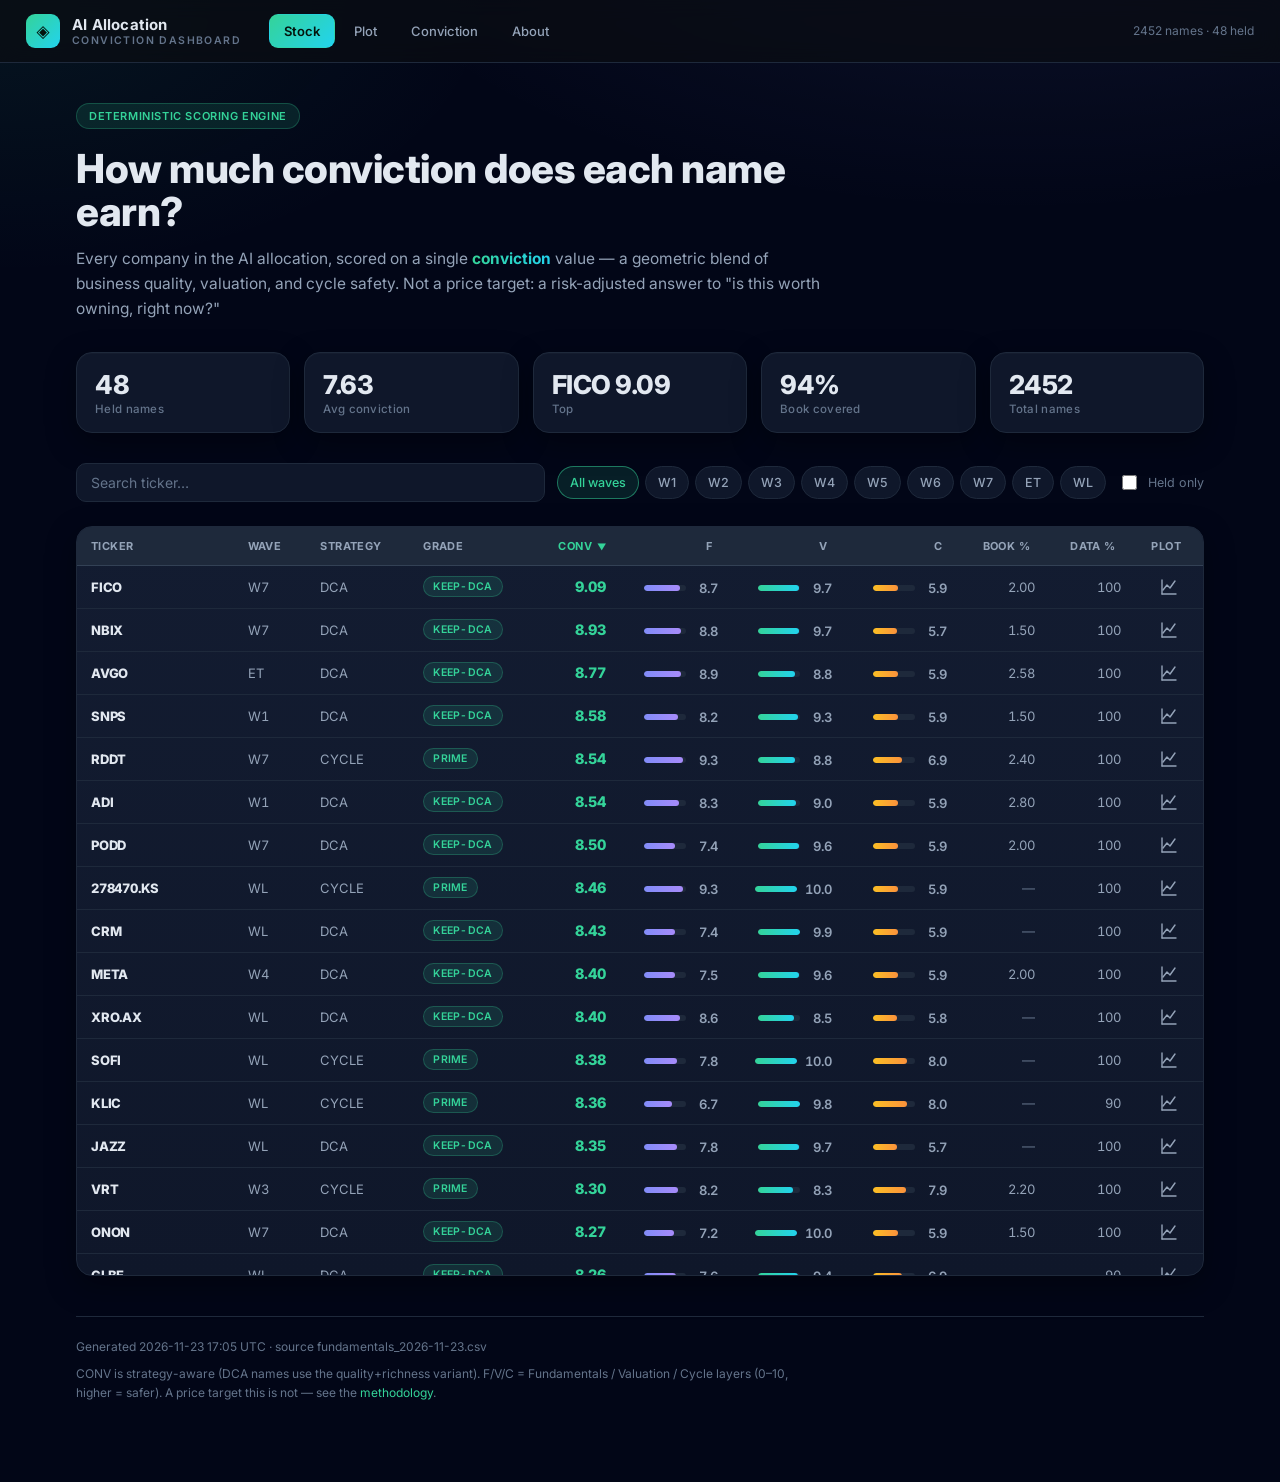
<file: docs/index.html>
<!DOCTYPE html>
<html lang="en">
<head>
  <meta charset="UTF-8" />
  <meta name="viewport" content="width=device-width, initial-scale=1.0" />
  <title>AI Allocation — Conviction Scores</title>
  <link rel="preconnect" href="https://fonts.googleapis.com" />
  <link rel="preconnect" href="https://fonts.gstatic.com" crossorigin />
  <link href="https://fonts.googleapis.com/css2?family=Inter:wght@400;500;600;700;800&display=swap" rel="stylesheet" />
  <link rel="stylesheet" href="style.css?v=14" />
</head>
<body>
  <!-- ===== Top nav ===== -->
  <header class="nav">
    <div class="nav-brand">
      <span class="nav-logo">◈</span>
      <div>
        <div class="nav-title">AI Allocation</div>
        <div class="nav-sub">CONVICTION DASHBOARD</div>
      </div>
    </div>
    <nav class="nav-tabs" id="navTabs">
      <button class="tab tab-active" data-view="stock">Stock</button>
      <button class="tab" data-view="plot">Plot</button>
      <button class="tab" data-view="convplot">Conviction</button>
      <button class="tab" data-view="about">About</button>
    </nav>
    <div class="nav-meta" id="navMeta"></div>
  </header>

  <main class="wrap">
   <!-- ===== Stock view (sortable/filterable data table) ===== -->
   <div id="dashboardView">
    <!-- ===== Hero ===== -->
    <section class="hero">
      <span class="pill">DETERMINISTIC SCORING ENGINE</span>
      <h1>How much conviction does each name earn?</h1>
      <p class="hero-lede">
        Every company in the AI allocation, scored on a single
        <strong>conviction</strong> value — a geometric blend of business quality,
        valuation, and cycle safety. Not a price target: a risk-adjusted answer to
        "is this worth owning, right now?"
      </p>
    </section>

    <!-- ===== Summary stats ===== -->
    <section class="stats" id="statBar"></section>

    <!-- ===== Controls ===== -->
    <section class="controls">
      <input type="search" id="search" class="search" placeholder="Search ticker…" autocomplete="off" />
      <div class="filters" id="waveFilters"></div>
      <div class="sortgroup">
        <label for="heldOnly" class="check">
          <input type="checkbox" id="heldOnly" /> Held only
        </label>
      </div>
    </section>

    <!-- ===== Data table ===== -->
    <section class="tablewrap">
      <table class="dt" id="table">
        <thead id="thead"></thead>
        <tbody id="tbody"></tbody>
      </table>
      <p class="empty" id="empty" hidden>No names match your filters.</p>
    </section>

    <footer class="foot">
      <span id="footMeta"></span>
      <span class="foot-note">
        CONV is strategy-aware (DCA names use the quality+richness variant).
        F/V/C = Fundamentals / Valuation / Cycle layers (0–10, higher = safer).
        A price target this is not — see the <a href="#" id="footAbout">methodology</a>.
      </span>
    </footer>
   </div><!-- /#dashboardView -->

    <!-- ===== Plot view (interactive multi-ticker price chart) ===== -->
    <div id="plotView" hidden>
      <section class="hero">
        <span class="pill">PRICE HISTORY</span>
        <h1>Overlay any names, over any window</h1>
        <p class="hero-lede">
          Pick one or more tickers on the left to overlay their price paths.
          Lines are <strong>rebased to % change</strong> from the start of the
          chosen window, so names at very different price levels compare
          directly — or switch the y-axis to <strong>Value</strong> for absolute
          prices. Click a <strong>chart icon</strong> in the Stock table to
          jump here with that name selected. Select a
          <strong>single ticker</strong> to shade its
          <strong>buy zone</strong> — the accumulation band to buy into.
        </p>
      </section>

      <div class="plot-layout">
        <!-- Side panel: ticker checkboxes -->
        <aside class="plot-side">
          <input type="search" id="plotSearch" class="search plot-search"
                 placeholder="Filter tickers…" autocomplete="off" />
          <div class="plot-side-meta">
            <span id="plotCount">0 selected</span>
            <button type="button" id="plotClear" class="plot-clear">Clear</button>
          </div>
          <div class="plot-list" id="plotList"></div>
        </aside>

        <!-- Main panel: range buttons + SVG chart + legend -->
        <div class="plot-main">
          <div class="plot-controls">
            <div class="plot-ranges">
              <button type="button" class="plot-range-btn" data-range="1w">1W</button>
              <button type="button" class="plot-range-btn" data-range="1m">1M</button>
              <button type="button" class="plot-range-btn" data-range="6m">6M</button>
              <button type="button" class="plot-range-btn" data-range="1y">1Y</button>
              <button type="button" class="plot-range-btn" data-range="2y">2Y</button>
              <button type="button" class="plot-range-btn" data-range="5y">5Y</button>
              <button type="button" class="plot-range-btn" data-range="all">All</button>
            </div>
            <!-- Y-axis mode: rebased % change vs absolute price/value. -->
            <div class="plot-modes">
              <button type="button" class="plot-mode-btn" data-mode="pct">%</button>
              <button type="button" class="plot-mode-btn" data-mode="value">Value</button>
            </div>
          </div>
          <div class="plot-body">
            <div class="plot-chart">
              <svg id="plotSvg" preserveAspectRatio="xMidYMid meet"></svg>
            </div>
            <div class="plot-legend" id="plotLegend"></div>
          </div>
        </div>
      </div>

      <footer class="foot">
        <span id="plotFootMeta"></span>
        <span class="foot-note">
          Price history is a periodic snapshot (weekly closes, ~5 years),
          refreshed by <code>python3 scoring/export_plot_history.py</code>.
          Rebased to % change from each window's start. Buy zones from
          <code>scoring/export_buy_zones.py</code>.
        </span>
      </footer>
    </div><!-- /#plotView -->

    <!-- ===== Conviction view (interactive multi-ticker score chart) ===== -->
    <div id="convPlotView" hidden>
      <section class="hero">
        <span class="pill">CONVICTION HISTORY</span>
        <h1>How conviction changed over time</h1>
        <p class="hero-lede">
          Pick any held or watchlist ticker to plot its historical
          <strong>conviction score</strong> across the dated fundamentals
          snapshots. The chart uses the same scoring engine as the Stock table,
          so every point is the strategy-aware CONV value that existed for that
          snapshot.
        </p>
      </section>

      <div class="plot-layout">
        <!-- Side panel: ticker checkboxes -->
        <aside class="plot-side">
          <input type="search" id="convPlotSearch" class="search plot-search"
                 placeholder="Filter tickers…" autocomplete="off" />
          <div class="plot-side-meta">
            <span id="convPlotCount">0 selected</span>
            <button type="button" id="convPlotClear" class="plot-clear">Clear</button>
          </div>
          <div class="plot-list" id="convPlotList"></div>
        </aside>

        <!-- Main panel: range buttons + SVG chart + legend -->
        <div class="plot-main">
          <div class="plot-controls">
            <div class="plot-ranges">
              <button type="button" class="convplot-range-btn" data-range="1m">1M</button>
              <button type="button" class="convplot-range-btn" data-range="6m">6M</button>
              <button type="button" class="convplot-range-btn" data-range="1y">1Y</button>
              <button type="button" class="convplot-range-btn" data-range="2y">2Y</button>
              <button type="button" class="convplot-range-btn" data-range="5y">5Y</button>
              <button type="button" class="convplot-range-btn" data-range="all">All</button>
            </div>
          </div>
          <div class="plot-body">
            <div class="plot-chart">
              <svg id="convPlotSvg" preserveAspectRatio="xMidYMid meet"></svg>
            </div>
            <div class="plot-legend" id="convPlotLegend"></div>
          </div>
        </div>
      </div>

      <footer class="foot">
        <span id="convPlotFootMeta"></span>
        <span class="foot-note">
          Conviction history is generated from the committed dated fundamentals
          snapshots by <code>python3 scoring/export_conviction_history.py</code>.
          Missing historical rows are skipped.
        </span>
      </footer>
    </div><!-- /#convPlotView -->

    <!-- ===== About view (methodology + glossary) ===== -->
    <div id="aboutView" hidden>
      <section class="hero">
        <span class="pill">METHODOLOGY</span>
        <h1>How the conviction score is built</h1>
        <p class="hero-lede">
          <strong>Conviction</strong> is a single 0–10 number answering one
          question: <em>is this worth owning, right now, on a risk-adjusted
          basis?</em> It is deterministic — the same dated fundamentals snapshot
          always yields the same score — and it reads <em>all five</em> signals,
          not just a headline growth rate.
        </p>
      </section>

      <!-- The formula, in two flavours -->
      <section class="about">
        <h2 class="about-h">The core idea: reward × safety, geometric</h2>
        <p class="about-p">
          Every conviction score is the <strong>geometric mean</strong> of a
          <em>reward</em> term and a <em>safety</em> term:
        </p>
        <div class="formula">CONV = &radic;( REWARD &times; SAFETY )</div>
        <p class="about-p">
          The geometric form is deliberate. With a plain average, a superb
          business at a terrible entry price could hide its risk behind its
          strong side. Multiplying instead means <strong>both</strong> terms
          have to be decent — a near-zero on either axis drags the whole score
          down. That is the mathematical way of saying <em>“the weakest layer is
          the real risk.”</em>
        </p>

        <div class="about-grid">
          <div class="about-card">
            <div class="ac-tag ac-cycle">CYCLE / CATALYST names</div>
            <p class="ac-desc">
              Names you buy for a move — small, cheap, accelerating. Reward is
              driven by growth; safety leans on the 8-point entry screen.
            </p>
            <div class="formula-sm">
              REWARD = 0.50·F + 0.50·GROWTH<br />
              SAFETY = 0.35·V + 0.25·8PT + 0.20·C + 0.20·bind
            </div>
            <ul class="ac-notes">
              <li><b>bind</b> = the value of the <em>weakest</em> of F/V/C — counted a second time so the binding constraint gets extra weight.</li>
              <li><b>[PEAK?]</b> names are cut ×0.85 (a low PEG on peak-cycle earnings is fake-cheap).</li>
            </ul>
          </div>

          <div class="about-card">
            <div class="ac-tag ac-dca">DCA compounders</div>
            <p class="ac-desc">
              Names you buy on a schedule regardless of price. Growth and the
              8-point screen are dropped (they penalise the size and extension a
              proven compounder is allowed to have); price discipline enters via
              <em>richness</em> instead.
            </p>
            <div class="formula-sm">
              REWARD = 0.50·QUALITY + 0.50·F<br />
              SAFETY = 0.45·V + 0.35·(1&minus;RICHNESS) + 0.20·bind
            </div>
            <ul class="ac-notes">
              <li><b>RICHNESS</b> is the DCA price gate (0 = cheap … 1 = stretched): a rich name is <em>slowed</em>, never skipped.</li>
              <li>No <b>[PEAK?]</b> haircut — a peak-cycle flag is meaningless for a buy-forever name.</li>
            </ul>
          </div>
        </div>

        <p class="about-p about-foot-note">
          In both variants a name with <strong>thin data</strong> (coverage
          &lt; 75%) has its score scaled down by its coverage — a number earned
          on guesses is trusted less. The dashboard picks the right variant per
          name automatically from its strategy tag.
        </p>
      </section>

      <!-- The three layers -->
      <section class="about">
        <h2 class="about-h">The three layers: F / V / C</h2>
        <p class="about-p">
          Under the score sit three layers, each 0–10 where
          <strong>higher = safer</strong>. They regroup the same underlying
          fundamentals by the <em>force</em> each represents, so the layers can
          never contradict the numbers they are built from. The
          <span class="bind-eg">weakest</span> layer is the
          <strong>binding constraint</strong> — the dominant risk — and is
          counted a second time inside the safety term.
        </p>
        <div class="about-grid">
          <div class="about-card">
            <div class="ac-tag ac-f">F · Fundamentals</div>
            <p class="ac-desc">Business quality, momentum-neutral. Net margin, forward revenue &amp; EPS growth, free-cash-flow status, margin trajectory, gross-margin level and revenue-growth consistency — blended.</p>
          </div>
          <div class="about-card">
            <div class="ac-tag ac-v">V · Valuation</div>
            <p class="ac-desc">How much of the business is already in the price. PEG first (P/S-vs-growth as a fallback for loss-makers), plus how far the chart sits above its 200-day average — extension is paid-up optimism.</p>
          </div>
          <div class="about-card">
            <div class="ac-tag ac-c">C · Cycle</div>
            <p class="ac-desc">Position in the wave and crowding. Built from cycle tags plus how extended the chart is and whether the name sits on a real supply bottleneck — so it is never blank.</p>
          </div>
        </div>
      </section>

      <!-- Glossary -->
      <section class="about">
        <h2 class="about-h">Glossary &amp; acronyms</h2>

        <h3 class="about-sub">Conviction &amp; scoring terms</h3>
        <p class="about-p">The vocabulary this engine uses — the score, its
          layers, the strategy modes and the flags.</p>
        <dl class="glossary" id="glossaryConv"></dl>

        <h3 class="about-sub">Financial terms</h3>
        <p class="about-p">The standard finance metrics the layers are built
          from — what each one measures and why it matters here.</p>
        <dl class="glossary" id="glossaryFin"></dl>
      </section>

      <footer class="foot">
        <span class="foot-note">
          The scoring engine is <code>scoring/score_holdings.py</code>; this page
          renders <code>conviction.json</code>, produced by
          <code>PORTFOLIO_USE=ai python3 scoring/score_holdings.py --json</code>.
          Deterministic by design — no live market fetches.
        </span>
      </footer>
    </div><!-- /#aboutView -->
  </main>

  <script src="app.js?v=14"></script>
</body>
</html>
</file>
<file: docs/style.css>
/* ============================================================
   AI Allocation — Conviction Dashboard
   Dark theme, rounded panels, emerald accent, gradient headings.
   Hand-written to match the reference layout (no framework).
   ============================================================ */

/* Palette aligned to the Tailwind tokens used by the project template:
   slate scale for surfaces (#020617 → #334155), emerald + cyan accents,
   canonical amber/indigo/violet/red. All values below appear in the template
   bundle, so the site reuses its design language rather than inventing one. */
:root {
  --bg:        #020617;   /* slate-950 */
  --bg-2:      #0f172a;   /* slate-900 */
  --panel:     #0f172a;   /* slate-900 */
  --panel-2:   #131c31;   /* slate-900/800 blend */
  --panel-hi:  #1e293b;   /* slate-800 */
  --border:    #1e293b;   /* slate-800 */
  --border-hi: #334155;   /* slate-700 */
  --text:      #e2e8f0;   /* slate-200 */
  --text-dim:  #94a3b8;   /* slate-400 */
  --text-mut:  #64748b;   /* slate-500 */

  --accent:    #34d399;   /* emerald-400 */
  --accent-2:  #22d3ee;   /* cyan-400 */
  --indigo:    #818cf8;   /* indigo-400 */
  --violet:    #a78bfa;   /* violet-400 */

  --green:     #34d399;   /* emerald-400 */
  --green-bg:  rgba(52, 211, 153, .12);
  --amber:     #fbbf24;   /* amber-400 */
  --amber-bg:  rgba(251, 191, 36, .12);
  --red:       #f87171;   /* red-400 */
  --red-bg:    rgba(248, 113, 113, .12);
  --blue:      #60a5fa;   /* blue-400 */
  --blue-bg:   rgba(96, 165, 250, .12);

  --radius:    16px;
  --radius-sm: 10px;
  --shadow:    0 1px 0 rgba(255,255,255,.02) inset, 0 10px 30px rgba(0,0,0,.35);
  --maxw:      1180px;
}

* { box-sizing: border-box; }

/* Black scrollbars to match the dark theme */
html { scrollbar-width: thin; scrollbar-color: #0f172a #020617; }
::-webkit-scrollbar { width: 12px; height: 12px; }
::-webkit-scrollbar-track { background: #020617; }
::-webkit-scrollbar-thumb {
  background: #0f172a; border-radius: 8px; border: 3px solid #020617;
}
::-webkit-scrollbar-thumb:hover { background: #1e293b; }
::-webkit-scrollbar-corner { background: #020617; }

html, body {
  margin: 0;
  padding: 0;
  background: var(--bg);
  color: var(--text);
  font-family: "Inter", system-ui, -apple-system, Segoe UI, Roboto, sans-serif;
  -webkit-font-smoothing: antialiased;
}

body {
  background:
    radial-gradient(1200px 600px at 80% -10%, rgba(124,140,255,.10), transparent 60%),
    radial-gradient(900px 500px at 0% 0%, rgba(52,211,153,.07), transparent 55%),
    var(--bg);
  min-height: 100vh;
}

a { color: var(--accent); text-decoration: none; }

/* ---------- Top nav ---------- */
.nav {
  display: flex;
  align-items: center;
  gap: 20px;
  padding: 14px 26px;
  border-bottom: 1px solid var(--border);
  background: rgba(10, 13, 19, .72);
  backdrop-filter: blur(10px);
  position: sticky;
  top: 0;
  z-index: 20;
}
.nav-brand { display: flex; align-items: center; gap: 12px; }
.nav-logo {
  width: 34px; height: 34px;
  display: grid; place-items: center;
  border-radius: 9px;
  background: linear-gradient(135deg, var(--accent), var(--accent-2));
  color: #04140d; font-size: 17px; font-weight: 800;
}
.nav-title { font-weight: 700; font-size: 15px; letter-spacing: .2px; }
.nav-sub   { font-size: 10.5px; letter-spacing: 1.4px; color: var(--text-mut); font-weight: 600; }

.nav-tabs { display: flex; gap: 4px; margin-left: 8px; }
.tab {
  border: 1px solid transparent;
  background: transparent;
  color: var(--text-dim);
  font: inherit; font-size: 13px; font-weight: 500;
  padding: 8px 14px;
  border-radius: 9px;
  cursor: pointer;
  transition: .15s;
}
.tab:hover { color: var(--text); background: var(--panel); }
.tab-active {
  color: #04140d;
  background: linear-gradient(135deg, var(--accent), var(--accent-2));
  font-weight: 600;
}
.nav-meta {
  margin-left: auto;
  font-size: 12px;
  color: var(--text-mut);
  text-align: right;
  line-height: 1.4;
}

/* ---------- Layout ---------- */
.wrap {
  max-width: var(--maxw);
  margin: 0 auto;
  padding: 40px 26px 80px;
}

/* ---------- Hero ---------- */
.hero { margin-bottom: 30px; max-width: 760px; }
.pill {
  display: inline-block;
  font-size: 11px; font-weight: 600; letter-spacing: .6px;
  color: var(--accent);
  background: var(--green-bg);
  border: 1px solid rgba(52,211,153,.25);
  padding: 5px 12px;
  border-radius: 999px;
  margin-bottom: 18px;
}
.hero h1 {
  font-size: 40px; line-height: 1.08; font-weight: 800;
  margin: 0 0 14px; letter-spacing: -.5px;
}
.hero-lede { font-size: 15.5px; line-height: 1.6; color: var(--text-dim); margin: 0; }
.hero-lede strong {
  color: transparent;
  background: linear-gradient(90deg, var(--accent), var(--accent-2));
  -webkit-background-clip: text; background-clip: text;
  font-weight: 700;
}

/* ---------- Stat bar ---------- */
.stats {
  display: grid;
  grid-template-columns: repeat(auto-fit, minmax(150px, 1fr));
  gap: 14px;
  margin-bottom: 30px;
}
.stat {
  background: var(--panel);
  border: 1px solid var(--border);
  border-radius: var(--radius);
  padding: 16px 18px;
  box-shadow: var(--shadow);
}
.stat-val { font-size: 26px; font-weight: 800; letter-spacing: -.5px; }
.stat-lab { font-size: 11.5px; color: var(--text-mut); font-weight: 500; margin-top: 2px; letter-spacing: .3px; }

/* ---------- Controls ---------- */
.controls {
  display: flex;
  flex-wrap: wrap;
  align-items: center;
  gap: 12px;
  margin-bottom: 24px;
}
.search {
  flex: 1 1 220px;
  background: var(--panel);
  border: 1px solid var(--border);
  border-radius: var(--radius-sm);
  color: var(--text);
  font: inherit; font-size: 14px;
  padding: 10px 14px;
  outline: none;
  transition: .15s;
}
.search:focus { border-color: var(--accent); box-shadow: 0 0 0 3px var(--green-bg); }
.search::placeholder { color: var(--text-mut); }

.filters { display: flex; flex-wrap: wrap; gap: 6px; }
.chip {
  border: 1px solid var(--border);
  background: var(--panel);
  color: var(--text-dim);
  font: inherit; font-size: 12.5px; font-weight: 500;
  padding: 8px 12px;
  border-radius: 999px;
  cursor: pointer;
  transition: .15s;
}
.chip:hover { border-color: var(--border-hi); color: var(--text); }
.chip-on {
  border-color: rgba(52,211,153,.5);
  color: var(--accent);
  background: var(--green-bg);
}

.sortgroup { display: flex; align-items: center; gap: 8px; }
.sortgroup label { font-size: 12.5px; color: var(--text-mut); }
#sortBy {
  background: var(--panel);
  border: 1px solid var(--border);
  color: var(--text);
  font: inherit; font-size: 13px;
  padding: 9px 12px;
  border-radius: var(--radius-sm);
  cursor: pointer;
  outline: none;
}
#sortBy:focus { border-color: var(--accent); }

/* ---------- Checkbox control ---------- */
.check {
  display: inline-flex; align-items: center; gap: 8px;
  font-size: 12.5px; color: var(--text-dim); cursor: pointer;
  user-select: none;
}
.check input {
  width: 15px; height: 15px; accent-color: var(--accent); cursor: pointer;
}

/* ---------- Data table ---------- */
.tablewrap {
  background: linear-gradient(180deg, var(--panel-2), var(--panel));
  border: 1px solid var(--border);
  border-radius: var(--radius);
  box-shadow: var(--shadow);
  /* Own scroll region so the sticky header pins to the TABLE top, not the
     page — avoids the nav-height mismatch that hid the first row. */
  max-height: calc(100vh - 150px);
  overflow: auto;
  /* Black scrollbars to match the theme (Firefox) */
  scrollbar-width: thin;
  scrollbar-color: #0f172a var(--bg);
}
/* Black scrollbars to match the theme (WebKit / Chromium) */
.tablewrap::-webkit-scrollbar { width: 12px; height: 12px; }
.tablewrap::-webkit-scrollbar-track { background: var(--bg); }
.tablewrap::-webkit-scrollbar-thumb {
  background: #0f172a;
  border-radius: 8px;
  border: 3px solid var(--bg);   /* inset look */
}
.tablewrap::-webkit-scrollbar-thumb:hover { background: var(--panel-hi); }
.tablewrap::-webkit-scrollbar-corner { background: var(--bg); }
.dt {
  width: 100%;
  border-collapse: collapse;
  font-size: 13px;
  font-variant-numeric: tabular-nums;
  min-width: 860px;
}

/* header */
.dt thead th {
  position: sticky; top: 0;   /* pins to the top of .tablewrap's scroll area */
  z-index: 5;
  background: var(--panel-hi);
  color: var(--text-dim);
  font-size: 11px; font-weight: 700; letter-spacing: .4px;
  text-transform: uppercase;
  padding: 12px 14px;
  border-bottom: 1px solid var(--border-hi);
  cursor: pointer;
  white-space: nowrap;
  user-select: none;
  transition: color .12s, background .12s;
}
.dt thead th:hover { color: var(--text); background: #22304a; }
.dt thead th.sorted { color: var(--accent); }
.th-left   { text-align: left; }
.th-right  { text-align: right; }
.th-center { text-align: center; }
.th-arrow { margin-left: 5px; font-size: 9px; color: var(--accent); }

/* body */
.dt tbody td {
  padding: 10px 14px;
  border-bottom: 1px solid var(--border);
  color: var(--text-dim);
  white-space: nowrap;
}
.dt tbody tr:hover td { background: rgba(148,163,184,.06); }
.dt tbody tr:last-child td { border-bottom: none; }

.td-num   { text-align: right; }
.td-tkr   { font-weight: 800; letter-spacing: -.2px; }
.td-tkr a { color: var(--text); }
.td-tkr a:hover { color: var(--accent); }
.td-conv b { font-size: 14.5px; font-weight: 800; }
.td-bind  { text-align: center; font-weight: 700; color: var(--amber); }
.mut      { color: var(--text-mut); }
.gap      { color: var(--red); }

/* F/V/C cell: a mini inline bar + the value */
.td-layer { min-width: 74px; }
.lcell { display: inline-flex; align-items: center; gap: 8px; justify-content: flex-end; }
.ltrack {
  width: 42px; height: 6px;
  background: var(--panel-hi); border-radius: 4px; overflow: hidden;
}
.lbar { display: block; height: 100%; border-radius: 4px; }
.lf-F { background: linear-gradient(90deg, var(--indigo), var(--violet)); }
.lf-V { background: linear-gradient(90deg, var(--accent), var(--accent-2)); }
.lf-C { background: linear-gradient(90deg, var(--amber), #fb923c); }
.lcell b { color: var(--text-dim); font-weight: 600; min-width: 24px; text-align: right; }

/* badges (grade + flags) */
.badge {
  display: inline-block;
  font-size: 10.5px; font-weight: 600; letter-spacing: .3px;
  padding: 3px 9px; border-radius: 999px;
  border: 1px solid transparent;
}
.b-green { color: var(--green); background: var(--green-bg); border-color: rgba(52,211,153,.25); }
.b-amber { color: var(--amber); background: var(--amber-bg); border-color: rgba(245,196,81,.25); }
.b-red   { color: var(--red);   background: var(--red-bg);   border-color: rgba(248,113,113,.25); }
.b-blue  { color: var(--blue);  background: var(--blue-bg);  border-color: rgba(96,165,250,.25); }
.b-mut   { color: var(--text-dim); background: var(--panel-hi); border-color: var(--border); }

.empty { text-align: center; color: var(--text-mut); padding: 60px 0; font-size: 15px; }

/* ---------- Footer ---------- */
.foot {
  margin-top: 40px; padding-top: 20px;
  border-top: 1px solid var(--border);
  display: flex; flex-direction: column; gap: 8px;
  font-size: 12px; color: var(--text-mut); line-height: 1.6;
}
.foot-note { max-width: 720px; }

/* ---------- About / methodology ---------- */
.about {
  background: linear-gradient(180deg, var(--panel-2), var(--panel));
  border: 1px solid var(--border);
  border-radius: var(--radius);
  padding: 28px 30px;
  box-shadow: var(--shadow);
  margin-bottom: 20px;
  max-width: 900px;
}
.about-h {
  font-size: 20px; font-weight: 800; letter-spacing: -.3px;
  margin: 0 0 14px;
}
.about-sub {
  font-size: 13px; font-weight: 700; letter-spacing: .4px;
  text-transform: uppercase;
  color: var(--accent);
  margin: 22px 0 6px;
  padding-bottom: 8px;
  border-bottom: 1px solid var(--border);
}
.about-sub:first-of-type { margin-top: 6px; }
.about-p {
  font-size: 14.5px; line-height: 1.65; color: var(--text-dim);
  margin: 0 0 14px; max-width: 760px;
}
.about-p strong { color: var(--text); font-weight: 700; }
.about-p em { color: var(--text); font-style: italic; }
.about-foot-note { margin-top: 4px; margin-bottom: 0; }

/* the headline formula */
.formula {
  font-family: ui-monospace, "SF Mono", Menlo, Consolas, monospace;
  font-size: 20px; font-weight: 700;
  color: var(--accent);
  background: var(--green-bg);
  border: 1px solid rgba(52,211,153,.22);
  border-radius: var(--radius-sm);
  padding: 16px 20px;
  text-align: center;
  margin: 4px 0 18px;
  letter-spacing: .5px;
}
.formula-sm {
  font-family: ui-monospace, "SF Mono", Menlo, Consolas, monospace;
  font-size: 12.5px; line-height: 1.9;
  color: var(--text);
  background: var(--bg-2);
  border: 1px solid var(--border);
  border-radius: var(--radius-sm);
  padding: 12px 14px;
  margin: 10px 0 12px;
}

/* two-up cards inside About (formula variants, layers) */
.about-grid {
  display: grid;
  grid-template-columns: repeat(auto-fit, minmax(280px, 1fr));
  gap: 16px;
  margin: 6px 0 4px;
}
.about-card {
  background: var(--bg-2);
  border: 1px solid var(--border);
  border-radius: var(--radius-sm);
  padding: 18px;
}
.ac-tag {
  display: inline-block;
  font-size: 11.5px; font-weight: 700; letter-spacing: .5px;
  padding: 5px 11px; border-radius: 999px;
  margin-bottom: 10px;
  border: 1px solid transparent;
}
.ac-cycle { color: var(--amber); background: var(--amber-bg); border-color: rgba(251,191,36,.25); }
.ac-dca   { color: var(--accent); background: var(--green-bg); border-color: rgba(52,211,153,.25); }
.ac-f     { color: var(--violet); background: rgba(167,139,250,.12); border-color: rgba(167,139,250,.25); }
.ac-v     { color: var(--accent-2); background: rgba(34,211,238,.12); border-color: rgba(34,211,238,.25); }
.ac-c     { color: var(--amber); background: var(--amber-bg); border-color: rgba(251,191,36,.25); }
.ac-desc {
  font-size: 13.5px; line-height: 1.6; color: var(--text-dim);
  margin: 0 0 6px;
}
.ac-notes {
  margin: 8px 0 0; padding-left: 18px;
  font-size: 12.5px; line-height: 1.6; color: var(--text-mut);
}
.ac-notes li { margin-bottom: 5px; }
.ac-notes b { color: var(--text-dim); }
.bind-eg { color: var(--amber); font-weight: 700; }

/* glossary definition list */
.glossary { margin: 0; }
.gloss-row {
  display: grid;
  grid-template-columns: 150px 1fr;
  gap: 16px;
  padding: 12px 0;
  border-bottom: 1px solid var(--border);
}
.gloss-row:last-child { border-bottom: none; }
.gloss-row dt {
  font-weight: 700; font-size: 13.5px; color: var(--text);
  font-family: ui-monospace, "SF Mono", Menlo, Consolas, monospace;
}
.gloss-row dd {
  margin: 0; font-size: 13.5px; line-height: 1.6; color: var(--text-dim);
}

/* ---------- Responsive ---------- */
@media (max-width: 640px) {
  .hero h1 { font-size: 30px; }
  .nav {
    align-items: flex-start;
    flex-wrap: wrap;
    gap: 10px 14px;
    padding: 12px 16px;
  }
  .nav-tabs {
    display: flex;
    order: 3;
    width: 100%;
    margin-left: 0;
    overflow-x: auto;
    padding-bottom: 2px;
  }
  .tab {
    flex: 0 0 auto;
    padding: 7px 12px;
    font-size: 12.5px;
  }
  .nav-meta {
    margin-left: auto;
    font-size: 11px;
  }
  .wrap { padding: 28px 16px 60px; }
  .about { padding: 22px 18px; }
  .formula { font-size: 16px; padding: 14px; }
  .gloss-row { grid-template-columns: 1fr; gap: 4px; }
}

/* ============================================================
   Plot tab — clickable table glyph + interactive chart
   ============================================================ */

/* The chart glyph in the Stock table's Plot column. */
.td-plot { text-align: center; }
.plot-ico {
  display: inline-flex; align-items: center; justify-content: center;
  width: 26px; height: 22px; padding: 0;
  border: 1px solid transparent; border-radius: 7px;
  background: transparent; color: var(--text-dim);
  cursor: pointer; transition: .15s;
}
.plot-ico:hover {
  color: var(--accent); background: var(--green-bg);
  border-color: var(--border-hi);
}
.plot-ico-off { color: var(--panel-hi); cursor: not-allowed; }
.plot-ico-off:hover { color: var(--panel-hi); background: transparent; border-color: transparent; }

/* Two-column layout: ticker checkboxes | chart. */
.plot-layout {
  display: grid;
  grid-template-columns: 232px 1fr;
  gap: 18px;
  align-items: start;
}
.plot-side {
  background: var(--panel); border: 1px solid var(--border);
  border-radius: var(--radius); padding: 14px;
  position: sticky; top: 16px;
}
.plot-search { width: 100%; margin-bottom: 10px; }
.plot-side-meta {
  display: flex; align-items: center; justify-content: space-between;
  font-size: 12px; color: var(--text-mut); margin-bottom: 8px;
}
.plot-clear {
  background: transparent; border: 1px solid var(--border-hi);
  color: var(--text-dim); font: inherit; font-size: 11.5px;
  padding: 3px 9px; border-radius: 7px; cursor: pointer; transition: .15s;
}
.plot-clear:hover { color: var(--accent); border-color: var(--accent); }
.plot-list {
  max-height: 60vh; overflow-y: auto;
  display: flex; flex-direction: column; gap: 1px;
}
.plot-check {
  display: flex; align-items: center; gap: 8px;
  font-size: 13px; color: var(--text-dim);
  padding: 5px 6px; border-radius: 7px; cursor: pointer;
  user-select: none;
}
.plot-check:hover { background: var(--panel-hi); color: var(--text); }
.plot-check input { width: 15px; height: 15px; accent-color: var(--accent); cursor: pointer; }
/* Only the ticker-name span grows; the held badge stays its own width. */
.plot-check span:first-of-type { flex: 1; }
.plot-held {
  flex: 0 0 auto; align-self: center;
  font-size: 10px; font-weight: 700; letter-spacing: .4px; line-height: 1.4;
  color: var(--accent); background: var(--green-bg);
  padding: 1px 6px; border-radius: 6px;
}
.plot-empty { color: var(--text-mut); font-size: 13px; padding: 10px 6px; }

/* Chart panel. */
.plot-main {
  background: var(--panel); border: 1px solid var(--border);
  border-radius: var(--radius); padding: 16px;
}
/* Range picker + y-axis mode toggle on one row (mode toggle pushed right). */
.plot-controls {
  display: flex; align-items: center; justify-content: space-between;
  gap: 12px; margin-bottom: 12px; flex-wrap: wrap;
}
.plot-ranges { display: flex; gap: 6px; flex-wrap: wrap; }
.plot-modes { display: flex; gap: 6px; flex-wrap: wrap; }
.plot-range-btn, .plot-mode-btn, .convplot-range-btn {
  background: transparent; border: 1px solid var(--border-hi);
  color: var(--text-dim); font: inherit; font-size: 12.5px; font-weight: 600;
  padding: 6px 13px; border-radius: 8px; cursor: pointer; transition: .15s;
}
.plot-range-btn:hover, .plot-mode-btn:hover, .convplot-range-btn:hover { color: var(--text); background: var(--panel-hi); }
.plot-range-on, .plot-mode-on {
  color: #04140d; border-color: transparent;
  background: linear-gradient(135deg, var(--accent), var(--accent-2));
}
/* Chart + legend side by side; legend column on the right. */
.plot-body {
  display: flex; align-items: stretch; gap: 14px;
}
.plot-chart {
  position: relative;
  flex: 1 1 auto; min-width: 0;
  background: var(--bg-2); border: 1px solid var(--border);
  border-radius: var(--radius-sm); padding: 6px;
}
#plotSvg, #convPlotSvg { width: 100%; height: 460px; display: block; }
.plot-point {
  opacity: .38;
  stroke: var(--bg-2);
  stroke-width: 1.1;
  cursor: crosshair;
  transition: opacity .12s, r .12s;
}
.plot-point:hover { opacity: 1; r: 4.6; }
.plot-tooltip {
  display: none;
  position: absolute;
  z-index: 4;
  min-width: 150px;
  padding: 9px 10px;
  border: 1px solid var(--border-hi);
  border-radius: 8px;
  background: rgba(8, 14, 24, .96);
  box-shadow: 0 12px 30px rgba(0, 0, 0, .35);
  color: var(--text-dim);
  font-size: 12px;
  line-height: 1.45;
  pointer-events: none;
}
.plot-tooltip .pt-title {
  color: var(--text);
  font-weight: 800;
  margin-bottom: 4px;
}
.plot-tooltip div:not(.pt-title) {
  display: grid;
  grid-template-columns: 58px 1fr;
  gap: 10px;
}
.plot-tooltip span { color: var(--text-mut); }
.plot-tooltip b {
  color: var(--text);
  font-variant-numeric: tabular-nums;
  text-align: right;
}
.plot-legend {
  flex: 0 0 150px;
  display: flex; flex-direction: column; gap: 8px;
  padding-top: 4px; overflow-y: auto; max-height: 472px;
}
.plot-legend-chip {
  display: inline-flex; align-items: center; gap: 6px;
  font-size: 12.5px; color: var(--text-dim);
}
.plot-legend-chip b { color: var(--text); }
.plot-legend-price { color: var(--text); font-variant-numeric: tabular-nums; }
.plot-swatch {
  flex: 0 0 auto;
  width: 12px; height: 12px; border-radius: 3px; display: inline-block;
}

@media (max-width: 760px) {
  .plot-layout { grid-template-columns: 1fr; }
  .plot-side { position: static; }
  .plot-list { max-height: 40vh; }
  /* Stack legend under the chart on narrow screens. */
  .plot-body { flex-direction: column; }
  .plot-legend {
    flex: 0 0 auto; flex-direction: row; flex-wrap: wrap;
    gap: 6px 18px; max-height: none;
  }
}
</file>
